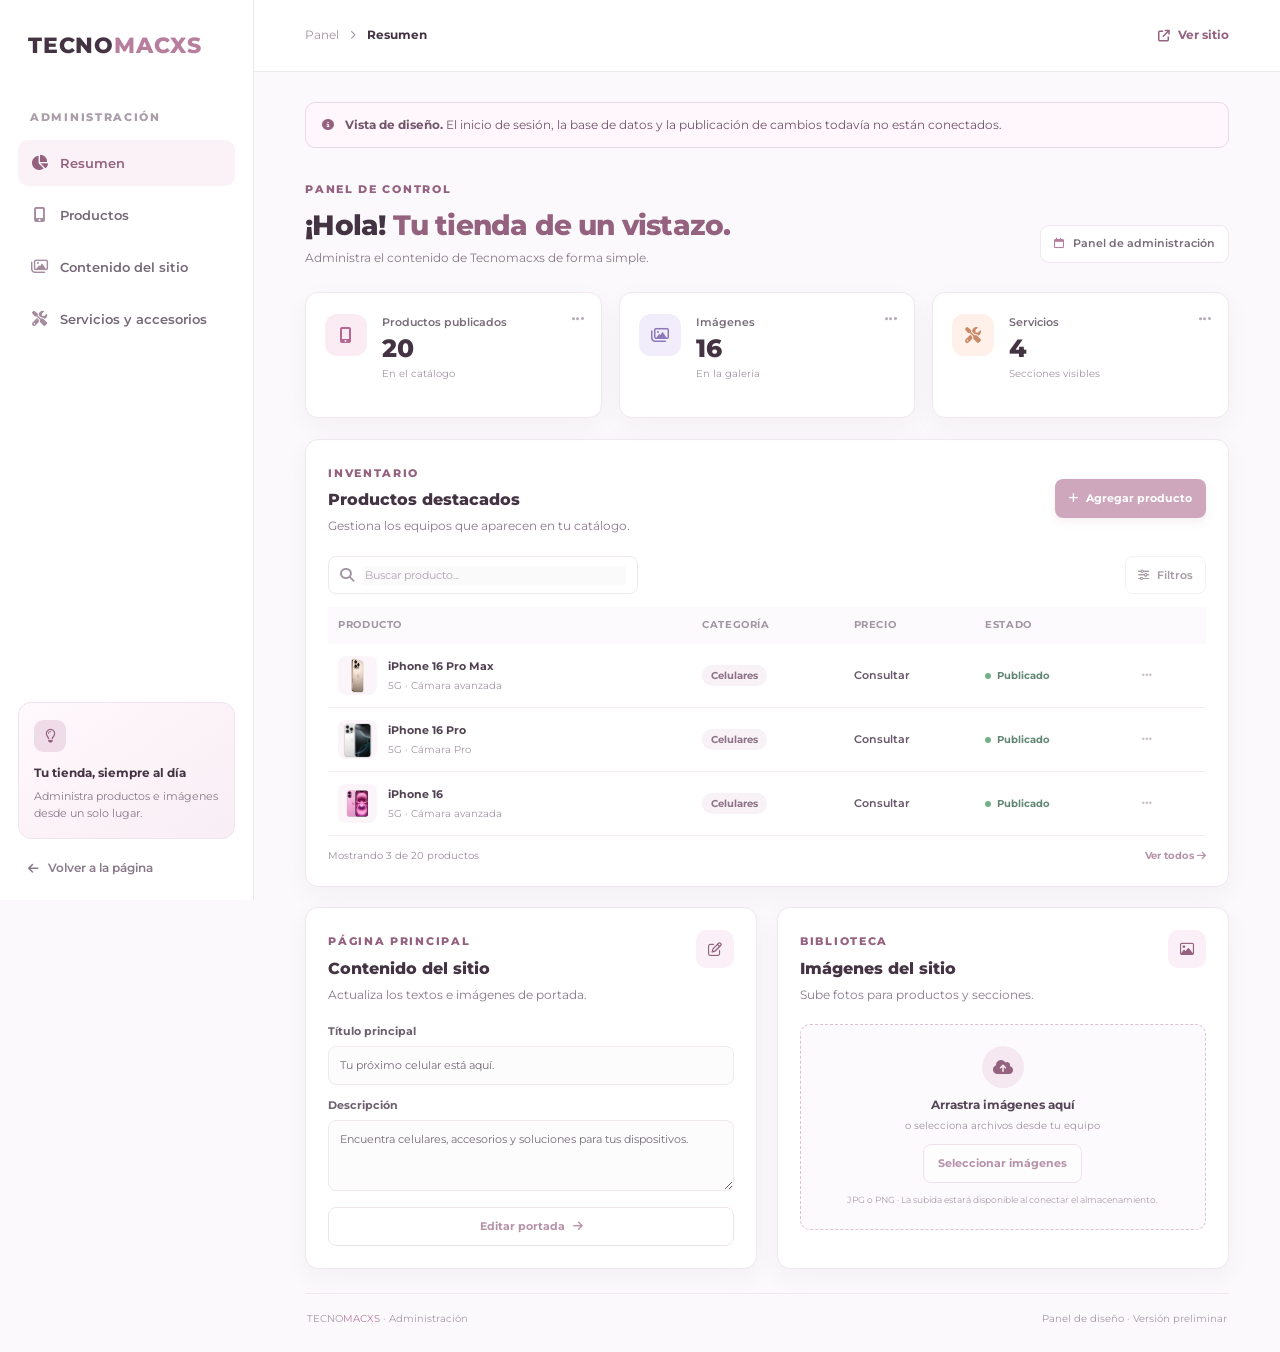
<file: admin.html>
<!DOCTYPE html>
<html lang="es">
<head>
    <meta charset="UTF-8">
    <meta name="viewport" content="width=device-width, initial-scale=1.0">
    <meta name="robots" content="noindex, nofollow">
    <title>Panel de administración | Tecnomacxs</title>
    <link rel="preconnect" href="https://fonts.googleapis.com">
    <link rel="preconnect" href="https://fonts.gstatic.com" crossorigin>
    <link href="https://fonts.googleapis.com/css2?family=Montserrat:wght@400;500;600;700;800&display=swap" rel="stylesheet">
    <link rel="stylesheet" href="https://cdnjs.cloudflare.com/ajax/libs/font-awesome/6.5.2/css/all.min.css">
    <link rel="stylesheet" href="css/admin.css">
</head>
<body>
    <div class="admin-layout">
        <aside class="sidebar">
            <a class="brand" href="index.html" aria-label="Tecnomacxs, volver al sitio">
                TECNO<span>MACXS</span>
            </a>

            <div class="sidebar-label">ADMINISTRACIÓN</div>
            <nav class="side-nav" aria-label="Navegación del panel">
                <a class="side-link active" href="#resumen"><i class="fa-solid fa-chart-pie"></i> Resumen</a>
                <a class="side-link" href="#productos"><i class="fa-solid fa-mobile-screen-button"></i> Productos</a>
                <a class="side-link" href="#contenido"><i class="fa-regular fa-images"></i> Contenido del sitio</a>
                <a class="side-link" href="#servicios"><i class="fa-solid fa-screwdriver-wrench"></i> Servicios y accesorios</a>
            </nav>

            <div class="sidebar-bottom">
                <div class="help-card">
                    <span class="help-icon"><i class="fa-regular fa-lightbulb"></i></span>
                    <strong>Tu tienda, siempre al día</strong>
                    <p>Administra productos e imágenes desde un solo lugar.</p>
                </div>
                <a class="back-link" href="index.html"><i class="fa-solid fa-arrow-left"></i> Volver a la página</a>
            </div>
        </aside>

        <main class="main-content" id="resumen">
            <header class="topbar">
                <div class="breadcrumb"><span>Panel</span><i class="fa-solid fa-chevron-right"></i><strong>Resumen</strong></div>
                <a class="preview-link" href="index.html" target="_blank" rel="noopener noreferrer">
                    <i class="fa-solid fa-arrow-up-right-from-square"></i> Ver sitio
                </a>
            </header>

            <div class="content-wrap">
                <div class="preview-notice" role="status">
                    <i class="fa-solid fa-circle-info"></i>
                    <p><strong>Vista de diseño.</strong> El inicio de sesión, la base de datos y la publicación de cambios todavía no están conectados.</p>
                </div>

                <section class="welcome-row">
                    <div>
                        <span class="eyebrow">PANEL DE CONTROL</span>
                        <h1>¡Hola! <span>Tu tienda de un vistazo.</span></h1>
                        <p>Administra el contenido de Tecnomacxs de forma simple.</p>
                    </div>
                    <div class="date-chip"><i class="fa-regular fa-calendar"></i> Panel de administración</div>
                </section>

                <section class="stats-grid" aria-label="Resumen del sitio">
                    <article class="stat-card">
                        <div class="stat-icon pink"><i class="fa-solid fa-mobile-screen-button"></i></div>
                        <div class="stat-copy"><span>Productos publicados</span><strong>20</strong><small>En el catálogo</small></div>
                        <i class="fa-solid fa-ellipsis stat-menu" aria-hidden="true"></i>
                    </article>
                    <article class="stat-card">
                        <div class="stat-icon lavender"><i class="fa-regular fa-images"></i></div>
                        <div class="stat-copy"><span>Imágenes</span><strong>16</strong><small>En la galería</small></div>
                        <i class="fa-solid fa-ellipsis stat-menu" aria-hidden="true"></i>
                    </article>
                    <article class="stat-card">
                        <div class="stat-icon peach"><i class="fa-solid fa-screwdriver-wrench"></i></div>
                        <div class="stat-copy"><span>Servicios</span><strong>4</strong><small>Secciones visibles</small></div>
                        <i class="fa-solid fa-ellipsis stat-menu" aria-hidden="true"></i>
                    </article>
                </section>

                <section class="panel-card product-panel" id="productos">
                    <div class="panel-heading">
                        <div>
                            <span class="eyebrow">INVENTARIO</span>
                            <h2>Productos destacados</h2>
                            <p>Gestiona los equipos que aparecen en tu catálogo.</p>
                        </div>
                        <button class="button button-primary" type="button" disabled>
                            <i class="fa-solid fa-plus"></i> Agregar producto
                        </button>
                    </div>

                    <div class="table-toolbar">
                        <label class="search-box">
                            <i class="fa-solid fa-magnifying-glass"></i>
                            <input type="search" placeholder="Buscar producto..." disabled aria-label="Buscar producto">
                        </label>
                        <button class="filter-button" type="button" disabled><i class="fa-solid fa-sliders"></i> Filtros</button>
                    </div>

                    <div class="table-scroll">
                        <table>
                            <thead>
                                <tr><th>PRODUCTO</th><th>CATEGORÍA</th><th>PRECIO</th><th>ESTADO</th><th></th></tr>
                            </thead>
                            <tbody>
                                <tr>
                                    <td><div class="product-cell"><img src="img/16promax.png" alt=""><span><strong>iPhone 16 Pro Max</strong><small>5G · Cámara avanzada</small></span></div></td>
                                    <td><span class="category-pill">Celulares</span></td>
                                    <td class="price-cell">Consultar</td>
                                    <td><span class="status-pill"><i></i> Publicado</span></td>
                                    <td><button class="row-menu" type="button" disabled aria-label="Opciones de iPhone 16 Pro Max"><i class="fa-solid fa-ellipsis"></i></button></td>
                                </tr>
                                <tr>
                                    <td><div class="product-cell"><img src="img/iphone16pro.png" alt=""><span><strong>iPhone 16 Pro</strong><small>5G · Cámara Pro</small></span></div></td>
                                    <td><span class="category-pill">Celulares</span></td>
                                    <td class="price-cell">Consultar</td>
                                    <td><span class="status-pill"><i></i> Publicado</span></td>
                                    <td><button class="row-menu" type="button" disabled aria-label="Opciones de iPhone 16 Pro"><i class="fa-solid fa-ellipsis"></i></button></td>
                                </tr>
                                <tr>
                                    <td><div class="product-cell"><img src="img/ione16.png" alt=""><span><strong>iPhone 16</strong><small>5G · Cámara avanzada</small></span></div></td>
                                    <td><span class="category-pill">Celulares</span></td>
                                    <td class="price-cell">Consultar</td>
                                    <td><span class="status-pill"><i></i> Publicado</span></td>
                                    <td><button class="row-menu" type="button" disabled aria-label="Opciones de iPhone 16"><i class="fa-solid fa-ellipsis"></i></button></td>
                                </tr>
                            </tbody>
                        </table>
                    </div>
                    <div class="table-footer"><span>Mostrando 3 de 20 productos</span><button class="text-button" type="button" disabled>Ver todos <i class="fa-solid fa-arrow-right"></i></button></div>
                </section>

                <div class="management-grid">
                    <section class="panel-card" id="contenido">
                        <div class="panel-heading compact">
                            <div>
                                <span class="eyebrow">PÁGINA PRINCIPAL</span>
                                <h2>Contenido del sitio</h2>
                                <p>Actualiza los textos e imágenes de portada.</p>
                            </div>
                            <span class="section-icon"><i class="fa-regular fa-pen-to-square"></i></span>
                        </div>
                        <label class="field-label" for="hero-title">Título principal</label>
                        <input class="text-field" id="hero-title" type="text" value="Tu próximo celular está aquí." disabled>
                        <label class="field-label" for="hero-description">Descripción</label>
                        <textarea class="text-field" id="hero-description" rows="3" disabled>Encuentra celulares, accesorios y soluciones para tus dispositivos.</textarea>
                        <button class="button button-secondary full-button" type="button" disabled>Editar portada <i class="fa-solid fa-arrow-right"></i></button>
                    </section>

                    <section class="panel-card" id="servicios">
                        <div class="panel-heading compact">
                            <div>
                                <span class="eyebrow">BIBLIOTECA</span>
                                <h2>Imágenes del sitio</h2>
                                <p>Sube fotos para productos y secciones.</p>
                            </div>
                            <span class="section-icon"><i class="fa-regular fa-image"></i></span>
                        </div>
                        <div class="upload-zone">
                            <span class="upload-icon"><i class="fa-solid fa-cloud-arrow-up"></i></span>
                            <strong>Arrastra imágenes aquí</strong>
                            <span>o selecciona archivos desde tu equipo</span>
                            <button class="button button-secondary" type="button" disabled>Seleccionar imágenes</button>
                            <small>JPG o PNG · La subida estará disponible al conectar el almacenamiento.</small>
                        </div>
                    </section>
                </div>

                <footer class="admin-footer">
                    <span>TECNO<span class="brand-accent">MACXS</span> · Administración</span>
                    <span>Panel de diseño · Versión preliminar</span>
                </footer>
            </div>
        </main>
    </div>
</body>
</html>
</file>
<file: css/admin.css>
:root {
    --admin-ink: #443443;
    --admin-muted: #897a89;
    --admin-pink: #b77e9e;
    --admin-pink-dark: #94627f;
    --admin-pink-soft: #fbf2f8;
    --admin-border: #f0e8ef;
    --admin-canvas: #fbf9fc;
    --admin-white: #ffffff;
    --admin-shadow: 0 8px 26px rgba(67, 43, 66, 0.045);
}

* {
    box-sizing: border-box;
}

body {
    margin: 0;
    min-width: 320px;
    background: var(--admin-canvas);
    color: var(--admin-ink);
    font-family: 'Montserrat', sans-serif;
    font-size: 14px;
    line-height: 1.55;
}

button,
input,
textarea {
    font: inherit;
}

button:disabled,
input:disabled,
textarea:disabled {
    cursor: not-allowed;
}

.admin-layout {
    min-height: 100vh;
}

.sidebar {
    position: fixed;
    inset: 0 auto 0 0;
    z-index: 2;
    display: flex;
    width: 254px;
    flex-direction: column;
    padding: 29px 18px 22px;
    border-right: 1px solid var(--admin-border);
    background: var(--admin-white);
}

.brand {
    width: fit-content;
    margin: 0 0 48px 10px;
    color: var(--admin-ink);
    font-size: 1.35rem;
    font-weight: 800;
    letter-spacing: 0.8px;
    text-decoration: none;
}

.brand span,
.brand-accent {
    color: var(--admin-pink);
}

.sidebar-label,
.eyebrow {
    color: var(--admin-pink-dark);
    font-size: 0.66rem;
    font-weight: 800;
    letter-spacing: 1.7px;
}

.sidebar-label {
    margin: 0 12px 13px;
    color: #aa9eaa;
}

.side-nav {
    display: grid;
    gap: 6px;
}

.side-link {
    display: flex;
    min-height: 46px;
    align-items: center;
    gap: 12px;
    padding: 0 13px;
    border-radius: 10px;
    color: #766a78;
    font-size: 0.82rem;
    font-weight: 600;
    text-decoration: none;
    transition: background 160ms ease, color 160ms ease;
}

.side-link i {
    width: 17px;
    color: #a48b9e;
    font-size: 0.95rem;
    text-align: center;
}

.side-link:hover,
.side-link.active {
    background: var(--admin-pink-soft);
    color: var(--admin-pink-dark);
}

.side-link.active i {
    color: var(--admin-pink-dark);
}

.sidebar-bottom {
    margin-top: auto;
}

.help-card {
    padding: 17px 15px;
    border: 1px solid #f1e4ed;
    border-radius: 13px;
    background: linear-gradient(145deg, #fff8fc, #f8eef5);
}

.help-icon,
.section-icon,
.upload-icon {
    display: grid;
    place-items: center;
    color: var(--admin-pink-dark);
}

.help-icon {
    width: 32px;
    height: 32px;
    margin-bottom: 12px;
    border-radius: 9px;
    background: #f0dce9;
}

.help-card strong {
    display: block;
    font-size: 0.75rem;
}

.help-card p {
    margin: 5px 0 0;
    color: var(--admin-muted);
    font-size: 0.68rem;
    line-height: 1.55;
}

.back-link {
    display: flex;
    align-items: center;
    gap: 9px;
    margin: 20px 10px 0;
    color: var(--admin-muted);
    font-size: 0.75rem;
    font-weight: 600;
    text-decoration: none;
}

.back-link:hover {
    color: var(--admin-pink-dark);
}

.main-content {
    min-height: 100vh;
    margin-left: 254px;
}

.topbar {
    position: sticky;
    top: 0;
    z-index: 1;
    display: flex;
    height: 72px;
    align-items: center;
    justify-content: space-between;
    padding: 0 clamp(24px, 4vw, 58px);
    border-bottom: 1px solid var(--admin-border);
    background: rgba(255, 255, 255, 0.94);
    backdrop-filter: blur(12px);
}

.breadcrumb {
    display: flex;
    align-items: center;
    gap: 11px;
    color: #a094a1;
    font-size: 0.75rem;
}

.breadcrumb i {
    font-size: 0.55rem;
}

.breadcrumb strong {
    color: var(--admin-ink);
    font-weight: 700;
}

.preview-link {
    display: inline-flex;
    align-items: center;
    gap: 8px;
    color: var(--admin-pink-dark);
    font-size: 0.75rem;
    font-weight: 700;
    text-decoration: none;
}

.preview-link:hover {
    color: var(--admin-ink);
}

.content-wrap {
    width: min(1280px, 100%);
    margin: 0 auto;
    padding: 30px clamp(24px, 4vw, 58px) 25px;
}

.preview-notice {
    display: flex;
    align-items: flex-start;
    gap: 11px;
    margin-bottom: 30px;
    padding: 13px 16px;
    border: 1px solid #ead8e4;
    border-radius: 10px;
    background: #fff7fc;
    color: #71566b;
    font-size: 0.74rem;
}

.preview-notice i {
    margin-top: 3px;
    color: var(--admin-pink-dark);
}

.preview-notice p {
    margin: 0;
}

.welcome-row {
    display: flex;
    align-items: flex-end;
    justify-content: space-between;
    gap: 20px;
    margin-bottom: 25px;
}

.welcome-row h1 {
    margin: 7px 0 4px;
    color: var(--admin-ink);
    font-size: clamp(1.45rem, 2.2vw, 1.9rem);
    font-weight: 800;
    letter-spacing: -0.8px;
    line-height: 1.3;
}

.welcome-row h1 span {
    color: var(--admin-pink-dark);
}

.welcome-row p,
.panel-heading p {
    margin: 0;
    color: var(--admin-muted);
    font-size: 0.77rem;
}

.date-chip {
    display: inline-flex;
    align-items: center;
    gap: 9px;
    margin-bottom: 4px;
    padding: 9px 13px;
    border: 1px solid var(--admin-border);
    border-radius: 9px;
    background: var(--admin-white);
    color: #786b79;
    font-size: 0.7rem;
    font-weight: 600;
    white-space: nowrap;
}

.date-chip i {
    color: var(--admin-pink);
}

.stats-grid {
    display: grid;
    grid-template-columns: repeat(3, minmax(0, 1fr));
    gap: 17px;
    margin-bottom: 21px;
}

.stat-card {
    position: relative;
    display: flex;
    min-height: 126px;
    align-items: flex-start;
    gap: 15px;
    padding: 21px 19px;
    border: 1px solid var(--admin-border);
    border-radius: 13px;
    background: var(--admin-white);
    box-shadow: var(--admin-shadow);
}

.stat-icon {
    display: grid;
    width: 42px;
    height: 42px;
    flex: 0 0 42px;
    place-items: center;
    border-radius: 12px;
    font-size: 1rem;
}

.stat-icon.pink {
    background: #fbecf4;
    color: #b56891;
}

.stat-icon.lavender {
    background: #f1edfa;
    color: #8d78ba;
}

.stat-icon.peach {
    background: #fff1e9;
    color: #ca8969;
}

.stat-copy {
    display: grid;
    gap: 2px;
}

.stat-copy > span {
    color: #796c7a;
    font-size: 0.7rem;
    font-weight: 600;
}

.stat-copy strong {
    color: var(--admin-ink);
    font-size: 1.55rem;
    font-weight: 800;
    line-height: 1.25;
}

.stat-copy small {
    color: #a397a4;
    font-size: 0.65rem;
}

.stat-menu {
    position: absolute;
    top: 19px;
    right: 17px;
    color: #b7acb8;
}

.panel-card {
    min-width: 0;
    padding: 22px;
    border: 1px solid var(--admin-border);
    border-radius: 13px;
    background: var(--admin-white);
    box-shadow: var(--admin-shadow);
}

.product-panel {
    margin-bottom: 20px;
}

.panel-heading {
    display: flex;
    align-items: center;
    justify-content: space-between;
    gap: 15px;
}

.panel-heading h2 {
    margin: 5px 0 3px;
    color: var(--admin-ink);
    font-size: 1rem;
    font-weight: 800;
}

.button,
.filter-button,
.row-menu,
.text-button {
    border: 0;
    font-family: inherit;
}

.button {
    display: inline-flex;
    min-height: 39px;
    align-items: center;
    justify-content: center;
    gap: 8px;
    padding: 0 14px;
    border-radius: 8px;
    font-size: 0.7rem;
    font-weight: 700;
    white-space: nowrap;
}

.button-primary {
    background: var(--admin-pink);
    color: white;
    box-shadow: 0 4px 10px rgba(183, 126, 158, 0.18);
}

.button-secondary {
    border: 1px solid #e8d7e2;
    background: white;
    color: var(--admin-pink-dark);
}

.button:disabled,
.filter-button:disabled,
.row-menu:disabled,
.text-button:disabled {
    opacity: 0.68;
}

.table-toolbar {
    display: flex;
    justify-content: space-between;
    gap: 12px;
    margin: 21px 0 13px;
}

.search-box {
    display: flex;
    width: min(310px, 100%);
    height: 38px;
    align-items: center;
    gap: 9px;
    padding: 0 11px;
    border: 1px solid var(--admin-border);
    border-radius: 8px;
    color: #a394a3;
}

.search-box input {
    width: 100%;
    border: 0;
    outline: 0;
    color: var(--admin-ink);
    font-size: 0.7rem;
}

.search-box input::placeholder {
    color: #b1a6b1;
}

.filter-button {
    display: inline-flex;
    align-items: center;
    gap: 8px;
    padding: 0 12px;
    border: 1px solid var(--admin-border);
    border-radius: 8px;
    background: white;
    color: #786b79;
    font-size: 0.7rem;
    font-weight: 600;
}

.table-scroll {
    overflow-x: auto;
}

table {
    width: 100%;
    border-collapse: collapse;
    text-align: left;
}

thead {
    background: #fcfafc;
}

th {
    padding: 11px 10px;
    color: #a296a3;
    font-size: 0.6rem;
    font-weight: 700;
    letter-spacing: 0.6px;
    white-space: nowrap;
}

td {
    padding: 12px 10px;
    border-bottom: 1px solid #f3edf3;
    color: #726675;
    font-size: 0.7rem;
    white-space: nowrap;
}

tbody tr:last-child td {
    border-bottom: 0;
}

.product-cell {
    display: flex;
    min-width: 190px;
    align-items: center;
    gap: 11px;
}

.product-cell img {
    width: 39px;
    height: 39px;
    border-radius: 8px;
    background: #fbf5f9;
    object-fit: contain;
}

.product-cell span {
    display: grid;
    gap: 2px;
}

.product-cell strong {
    color: #504251;
    font-size: 0.7rem;
    font-weight: 700;
}

.product-cell small {
    color: #a397a4;
    font-size: 0.61rem;
}

.category-pill {
    padding: 5px 9px;
    border-radius: 20px;
    background: #f8f2f7;
    color: #8e7187;
    font-size: 0.61rem;
    font-weight: 700;
}

.price-cell {
    color: #665768;
    font-weight: 600;
}

.status-pill {
    display: inline-flex;
    align-items: center;
    gap: 6px;
    color: #628875;
    font-size: 0.64rem;
    font-weight: 700;
}

.status-pill i {
    width: 6px;
    height: 6px;
    border-radius: 50%;
    background: #71b18a;
}

.row-menu {
    width: 28px;
    height: 28px;
    border-radius: 6px;
    background: transparent;
    color: #a99daa;
}

.table-footer {
    display: flex;
    justify-content: space-between;
    gap: 12px;
    padding-top: 12px;
    border-top: 1px solid #f3edf3;
    color: #9a8f9b;
    font-size: 0.65rem;
}

.text-button {
    padding: 0;
    background: transparent;
    color: var(--admin-pink-dark);
    font-size: 0.65rem;
    font-weight: 700;
}

.management-grid {
    display: grid;
    grid-template-columns: repeat(2, minmax(0, 1fr));
    gap: 20px;
}

.panel-heading.compact {
    align-items: flex-start;
    margin-bottom: 20px;
}

.section-icon {
    width: 38px;
    height: 38px;
    flex: 0 0 38px;
    border-radius: 10px;
    background: #fbf0f7;
}

.field-label {
    display: block;
    margin: 13px 0 6px;
    color: #6d5f6e;
    font-size: 0.67rem;
    font-weight: 700;
}

.text-field {
    display: block;
    width: 100%;
    padding: 10px 11px;
    border: 1px solid var(--admin-border);
    border-radius: 8px;
    background: #fdfcfd;
    color: #756a77;
    font-size: 0.68rem;
    line-height: 1.5;
    resize: vertical;
}

.full-button {
    width: 100%;
    margin-top: 16px;
}

.upload-zone {
    display: flex;
    min-height: 206px;
    flex-direction: column;
    align-items: center;
    justify-content: center;
    padding: 18px;
    border: 1px dashed #d9c2d2;
    border-radius: 10px;
    background: #fdfafd;
    text-align: center;
}

.upload-icon {
    width: 42px;
    height: 42px;
    margin-bottom: 9px;
    border-radius: 50%;
    background: #f5e8f0;
    font-size: 1rem;
}

.upload-zone strong {
    color: #554757;
    font-size: 0.72rem;
}

.upload-zone > span:not(.upload-icon) {
    margin: 3px 0 11px;
    color: #a093a1;
    font-size: 0.64rem;
}

.upload-zone small {
    margin-top: 10px;
    color: #a99eaa;
    font-size: 0.58rem;
}

.admin-footer {
    display: flex;
    justify-content: space-between;
    gap: 15px;
    margin-top: 24px;
    padding: 17px 2px 0;
    border-top: 1px solid var(--admin-border);
    color: #a498a5;
    font-size: 0.62rem;
}

@media (max-width: 1100px) {
    .sidebar {
        width: 220px;
    }

    .main-content {
        margin-left: 220px;
    }

    .stats-grid {
        gap: 11px;
    }

    .stat-card {
        gap: 10px;
        padding: 17px 13px;
    }

    .management-grid {
        grid-template-columns: 1fr;
    }
}

@media (max-width: 760px) {
    .sidebar {
        position: static;
        width: auto;
        padding: 15px 18px 10px;
        border-right: 0;
        border-bottom: 1px solid var(--admin-border);
    }

    .brand {
        margin: 0 0 13px 2px;
        font-size: 1.15rem;
    }

    .sidebar-label,
    .sidebar-bottom {
        display: none;
    }

    .side-nav {
        display: flex;
        gap: 5px;
        overflow-x: auto;
        padding-bottom: 2px;
    }

    .side-link {
        min-height: 37px;
        flex: 0 0 auto;
        gap: 7px;
        padding: 0 10px;
        font-size: 0.68rem;
    }

    .side-link i {
        font-size: 0.78rem;
    }

    .main-content {
        min-height: auto;
        margin-left: 0;
    }

    .topbar {
        position: static;
        height: 54px;
        padding: 0 19px;
    }

    .content-wrap {
        padding: 20px 17px;
    }

    .preview-notice {
        margin-bottom: 22px;
        padding: 11px 12px;
        font-size: 0.68rem;
    }

    .welcome-row {
        display: block;
    }

    .welcome-row h1 {
        max-width: 430px;
    }

    .date-chip {
        margin-top: 14px;
    }

    .stats-grid {
        grid-template-columns: 1fr;
        gap: 10px;
    }

    .stat-card {
        min-height: 94px;
        align-items: center;
        padding: 14px;
    }

    .stat-copy {
        grid-template-columns: 1fr auto;
        align-items: baseline;
        width: 100%;
    }

    .stat-copy strong {
        grid-column: 2;
        grid-row: 1 / span 2;
        font-size: 1.35rem;
    }

    .stat-menu {
        top: 13px;
        right: 13px;
        display: none;
    }

    .panel-card {
        padding: 16px 13px;
    }

    .panel-heading {
        align-items: flex-start;
    }

    .panel-heading h2 {
        font-size: 0.92rem;
    }

    .panel-heading p {
        max-width: 270px;
        font-size: 0.68rem;
    }

    .button {
        min-height: 36px;
        padding: 0 10px;
        font-size: 0.62rem;
    }

    .table-toolbar {
        margin-top: 16px;
    }

    .management-grid {
        gap: 14px;
    }

    .admin-footer {
        flex-direction: column;
        gap: 5px;
    }
}

@media (max-width: 420px) {
    .content-wrap {
        padding-right: 12px;
        padding-left: 12px;
    }

    .panel-heading:not(.compact) {
        flex-direction: column;
    }

    .date-chip {
        font-size: 0.64rem;
    }
}
</file>
